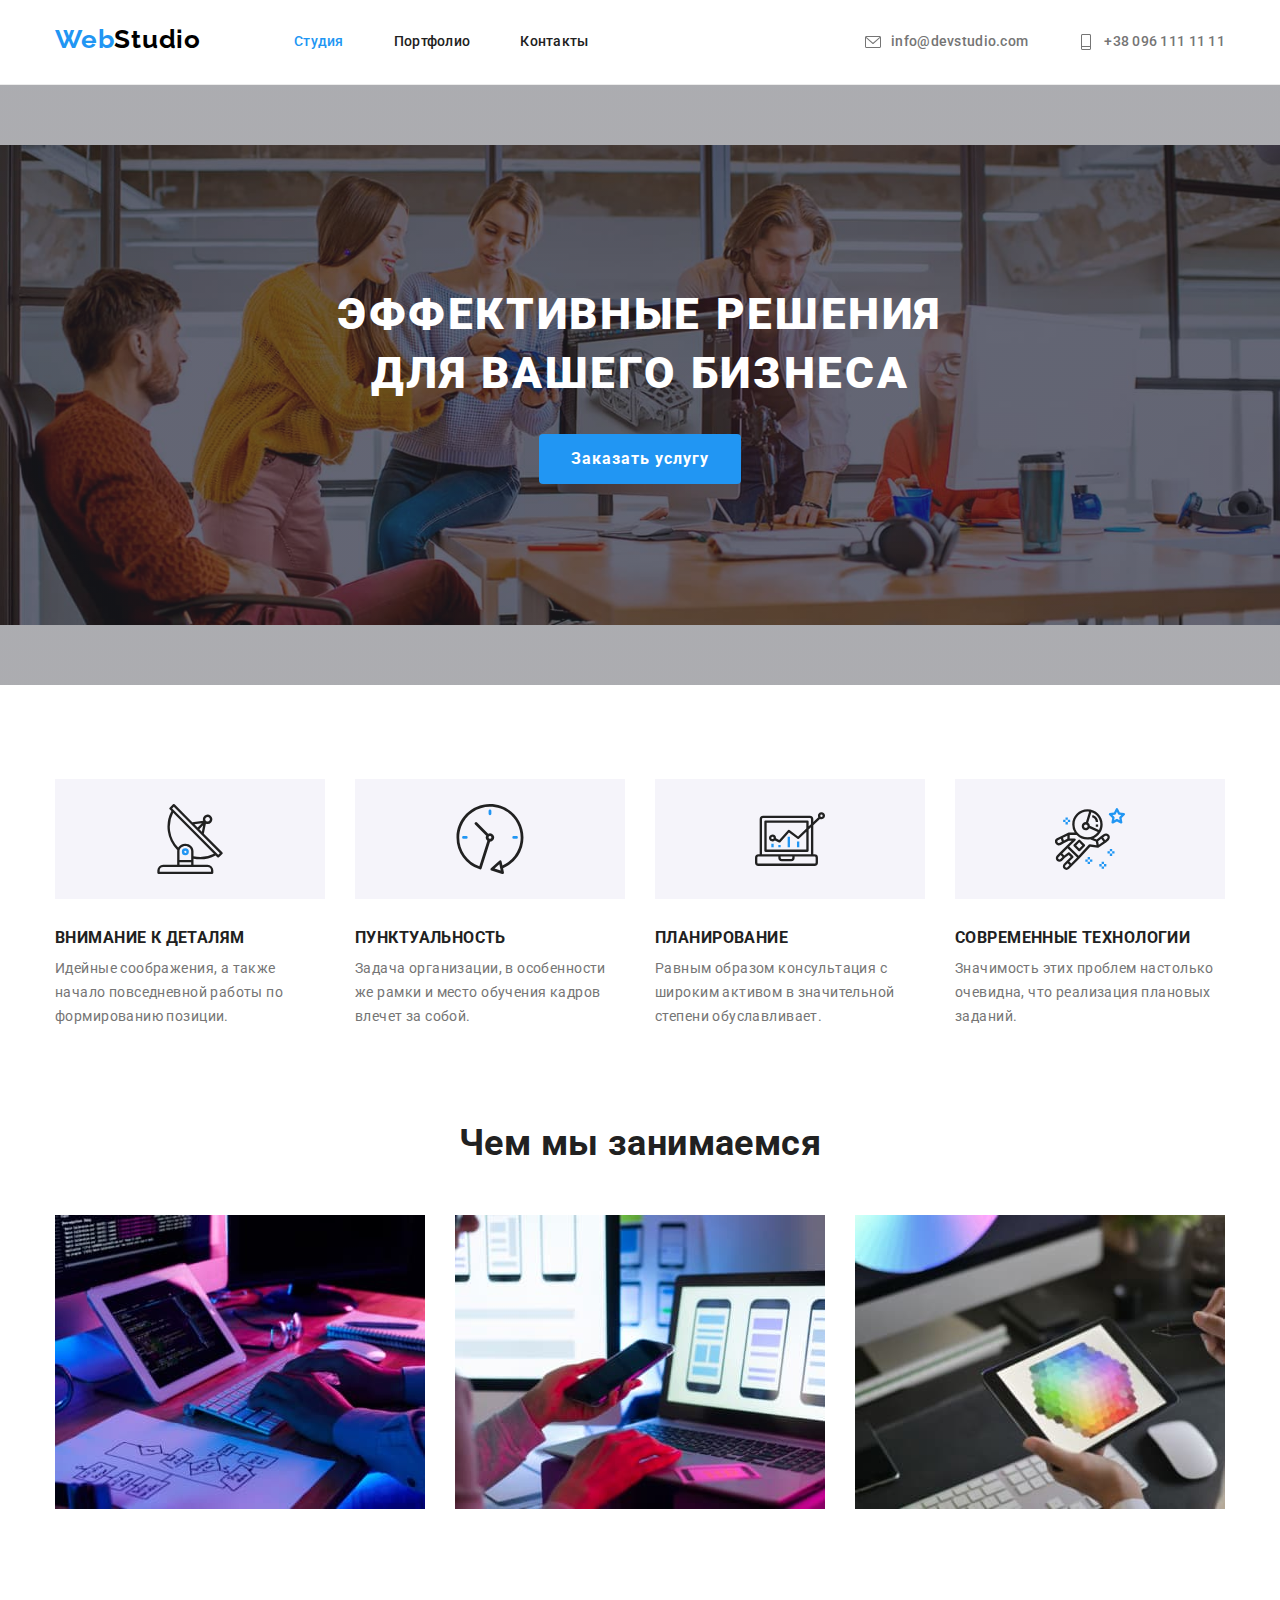
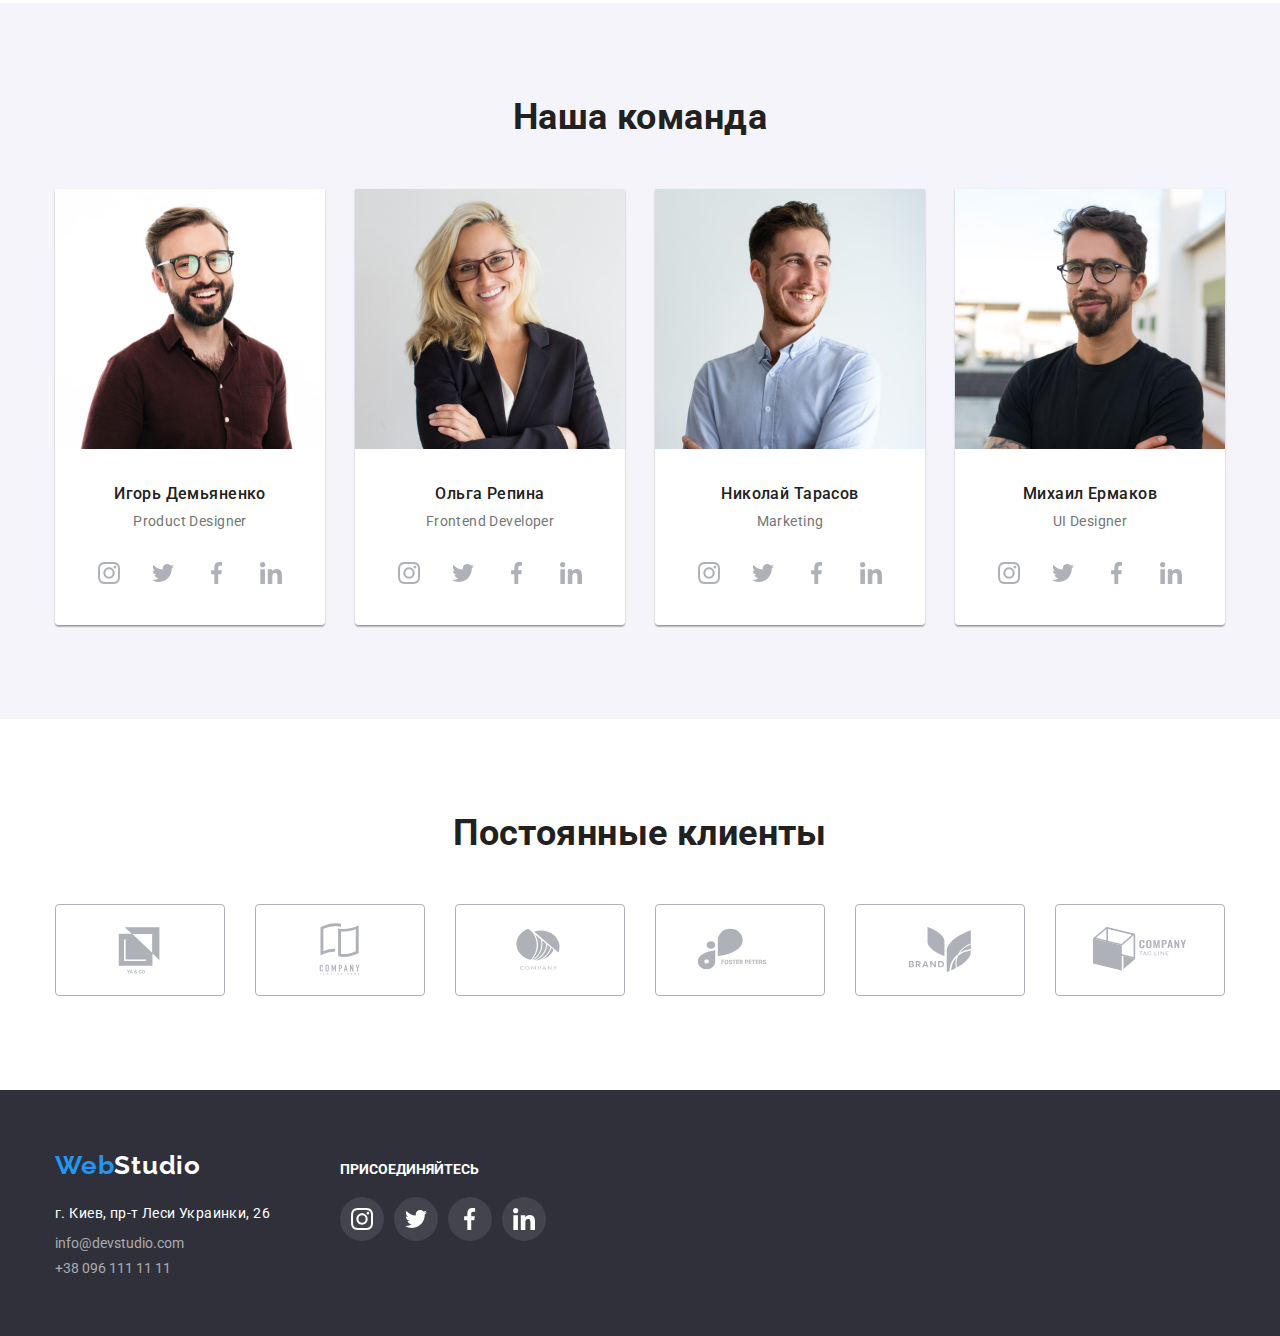
<file: index.html>
<!DOCTYPE html>
<html lang="ru">
<head>
   <meta charset="UTF-8">
   <meta http-equiv="X-UA-Compatible" content="IE=edge">
   <meta name="viewport" content="width=device-width, initial-scale=1.0">
   <title>Студия</title>
   <link href="https://fonts.googleapis.com/css2?family=Raleway:wght@700&family=Roboto:wght@400;500;700;900&display=swap"
      rel="stylesheet">
<link rel="stylesheet" href="https://cdnjs.cloudflare.com/ajax/libs/modern-normalize/1.1.0/modern-normalize.min.css" />
   <link rel="stylesheet" href="./css/styles.css">
</head>
<body>
      <!-- ----------------------------------------------------Header -->
   <header class="header">
      <div class="container head">
      <a href="./index.html" rel="noopener noreferrer" class="logo" lang="en">Web<span class="logo-primary">Studio</span></a>
      <nav class="nav">
         <ul class="nav-list">
            <li class="nav-item"><a class="nav-link curent" href="./index.html">Студия</a></li>
            <li class="nav-item"><a class="nav-link" href="./portfolio.html">Портфолио</a></li>
            <li class="nav-item"><a class="nav-link" href="">Контакты</a></li>
         </ul>
      </nav>
         <ul class="contact-list">
            <li class="contact-item">
               <a class="contact-link" href="mailto:info@devstudio.com"><svg class="icon-contact">
                  <use href="./images/icons-svg/symbol-defs.svg#icon-mail-icon" ></use>
               </svg>info@devstudio.com</a></li>
            <li class="contact-item">
               <a class="contact-link" href="tel:+380961111111"><svg class="icon-contact">
                  <use href="./images/icons-svg/symbol-defs.svg#icon-phone-icon" ></use>
               </svg>+38 096 111 11 11</a>
            </li>
         </ul>
      </div>
   </header>
   <main>
      <!------------------------------------------------------ Hero -->
         <section class="section main">
            <h1 class="main-title">Эффективные решения для вашего бизнеса</h1>
            <button class="main-button" type="button">Заказать услугу</button>
         </section>
      <!-- -----------------------------------------------Особенности -->
      <section class="section features">
         <div class="container features">
            <h2 class="visually-hidden">Особенности</h2>
            <ul class="features-list">
               <li class="features-item">
                  <div class="features-icon-container">
                     <svg class="icon-features">
                        <use href="./images/features-icon/features-icon.svg#icon-antenna1"></use>
                     </svg>
                  </div>
                  <h3 class="features-caption">Внимание к деталям</h3>
                  <p class="features-text">Идейные соображения, а также начало повседневной работы по формированию позиции.</p>
               </li>
               <li class="features-item">
                  <div class="features-icon-container">
                     <svg class="icon-features">
                        <use href="./images/features-icon/features-icon.svg#icon-clock2"></use>
                     </svg>
                  </div>
                  <h3 class="features-caption">Пунктуальность</h3>
                  <p class="features-text">Задача организации, в особенности же рамки и место обучения кадров влечет за собой.</p>
               </li>
               <li class="features-item">
                  <div class="features-icon-container">
                     <svg class="icon-features">
                        <use href="./images/features-icon/features-icon.svg#icon-diagram3"></use>
                     </svg>
                  </div>
                  <h3 class="features-caption">Планирование</h3>
                  <p class="features-text">Равным образом консультация с широким активом в значительной степени обуславливает.</p>
               </li>
               <li class="features-item">
                  <div class="features-icon-container">
                     <svg class="icon-features">
                        <use href="./images/features-icon/features-icon.svg#icon-astronaut-4"></use>
                     </svg>
                  </div>
                  <h3 class="features-caption">Современные технологии</h3>
                  <p class="features-text">Значимость этих проблем настолько очевидна, что реализация плановых заданий.</p>
               </li>
            </ul>
         </div>
      </section>
      <!-- ---------------------------------------------Чем занимаемся -->
      <section class="section work">
         <div class="container work">
            <h2 class="work-title">Чем мы занимаемся</h2>
            <ul class="work-list">
               <li class="work-item"><img class="work-image" width="370" height="294" src="./images/img.jpg" alt="кодирование"></li>
               <li class="work-item"><img class="work-image" width="370" height="294" src="./images/img1.jpg" alt="сервис"></li>
               <li class="work-item"><img class="work-image" width="370" height="294" src="./images/img2.jpg" alt="дизайн"></li>
            </ul>
         </div>
      </section>
      <!-- ---------------------------------------------Наша команда -->
      <section class="section team ">
         <div class="container team">
            <h2 class="team-title">Наша команда</h2>
            <ul class="team-list">
               <li class="team-item">
                  <img width="270" height="260" src="./images/person1.jpg" alt="персонал1">
                  <div class="team-box">
                     <h3 class="team-caption">Игорь Демьяненко</h3>
                     <p class="team-text" lang="en">Product Designer</p>
                     <ul class="team-icon-list">
                        <li class="team-icon-item">
                           <a href="#" class="team-icon-link">
                              <svg class="icon-team">
                                 <use href="./images/icons-svg/symbol-defs.svg#icon-instagram-icon"></use>
                              </svg>
                           </a>
                        </li>
                        <li class="team-icon-item">
                           <a href="#" class="team-icon-link">
                              <svg class="icon-team">
                                 <use href="./images/icons-svg/symbol-defs.svg#icon-twitter-icon"></use>
                              </svg>
                           </a>
                        </li>
                        <li class="team-icon-item">
                           <a href="#" class="team-icon-link">
                              <svg class="icon-team">
                                 <use href="./images/icons-svg/symbol-defs.svg#icon-facebook-icon"></use>
                              </svg>
                           </a>
                        </li>
                        <li class="team-icon-item">
                           <a href="#" class="team-icon-link">
                              <svg class="icon-team">
                                 <use href="./images/icons-svg/symbol-defs.svg#icon-linkedin-icon"></use>
                              </svg>
                           </a>
                        </li>
                     </ul>
                  </div>
               </li>
               <li class="team-item">
                  <img width="270" height="260" src="./images/person2.jpg" alt="персонал2">
                  <div class="team-box">
                     <h3 class="team-caption">Ольга Репина</h3>
                     <p class="team-text" lang="en">Frontend Developer</p>
                     <ul class="team-icon-list">
                        <li class="team-icon-item">
                           <a href="#" class="team-icon-link">
                              <svg class="icon-team">
                                 <use href="./images/icons-svg/symbol-defs.svg#icon-instagram-icon"></use>
                              </svg>
                           </a>
                        </li>
                        <li class="team-icon-item">
                           <a href="#" class="team-icon-link">
                              <svg class="icon-team">
                                 <use href="./images/icons-svg/symbol-defs.svg#icon-twitter-icon"></use>
                              </svg>
                           </a>
                        </li>
                        <li class="team-icon-item">
                           <a href="#" class="team-icon-link">
                              <svg class="icon-team">
                                 <use href="./images/icons-svg/symbol-defs.svg#icon-facebook-icon"></use>
                              </svg>
                           </a>
                        </li>
                        <li class="team-icon-item">
                           <a href="#" class="team-icon-link">
                              <svg class="icon-team">
                                 <use href="./images/icons-svg/symbol-defs.svg#icon-linkedin-icon"></use>
                              </svg>
                           </a>
                        </li>
                     </ul>
                  </div>
               </li>
               <li class="team-item">
                  <img width="270" height="260" src="./images/person3.jpg" alt="персонал3">
                  <div class="team-box">
                     <h3 class="team-caption">Николай Тарасов</h3>
                     <p class="team-text" lang="en">Marketing</p>
                     <ul class="team-icon-list">
                        <li class="team-icon-item">
                           <a href="#" class="team-icon-link">
                              <svg class="icon-team">
                                 <use href="./images/icons-svg/symbol-defs.svg#icon-instagram-icon"></use>
                              </svg>
                           </a>
                        </li>
                        <li class="team-icon-item">
                           <a href="#" class="team-icon-link">
                              <svg class="icon-team">
                                 <use href="./images/icons-svg/symbol-defs.svg#icon-twitter-icon"></use>
                              </svg>
                           </a>
                        </li>
                        <li class="team-icon-item">
                           <a href="#" class="team-icon-link">
                              <svg class="icon-team">
                                 <use href="./images/icons-svg/symbol-defs.svg#icon-facebook-icon"></use>
                              </svg>
                           </a>
                        </li>
                        <li class="team-icon-item">
                           <a href="#" class="team-icon-link">
                              <svg class="icon-team">
                                 <use href="./images/icons-svg/symbol-defs.svg#icon-linkedin-icon"></use>
                              </svg>
                           </a>
                        </li>
                     </ul>
                   </div>
               </li>
               <li class="team-item">
                  <img width="270" height="260" src="./images/person4.jpg" alt="персонал4">
                  <div class="team-box">
                     <h3 class="team-caption">Михаил Ермаков</h3>
                     <p class="team-text" lang="en">UI Designer</p>
                     <ul class="team-icon-list">
                        <li class="team-icon-item">
                           <a href="#" class="team-icon-link">
                              <svg class="icon-team">
                                 <use href="./images/icons-svg/symbol-defs.svg#icon-instagram-icon"></use>
                              </svg>
                           </a>
                        </li>
                        <li class="team-icon-item">
                           <a href="#" class="team-icon-link">
                              <svg class="icon-team">
                                 <use href="./images/icons-svg/symbol-defs.svg#icon-twitter-icon"></use>
                              </svg>
                           </a>
                        </li>
                        <li class="team-icon-item">
                           <a href="#" class="team-icon-link">
                              <svg class="icon-team">
                                 <use href="./images/icons-svg/symbol-defs.svg#icon-facebook-icon"></use>
                              </svg>
                           </a>
                        </li>
                        <li class="team-icon-item">
                           <a href="#" class="team-icon-link">
                              <svg class="icon-team">
                                 <use href="./images/icons-svg/symbol-defs.svg#icon-linkedin-icon"></use>
                              </svg>
                           </a>
                        </li>
                     </ul>
                  </div>
               </li>
            </ul>
         </div>
      </section>
      <!-- -----------------------------------------------Наши партнеры -->
      <section class="section client">
         <div class="container client">
            <h2 class="client-title">Постоянные клиенты</h2>
            <ul class="client-list">
               <li class="client-item">
                  <a href="#" class="client-link">
                     <svg class="logo-client">
                        <use href="./images/logo/logo-defs.svg#icon-logo1" ></use>
                     </svg>   
                  </a>
               </li>
               <li class="client-item">
                  <a href="#" class="client-link">
                     <svg class="logo-client">
                        <use href="./images/logo/logo-defs.svg#icon-logo2"></use>
                     </svg>
                  </a>
               </li>
               <li class="client-item">
                  <a href="#" class="client-link">
                     <svg class="logo-client">
                        <use href="./images/logo/logo-defs.svg#icon-logo3"></use>
                     </svg>
                  </a>
               </li>
               <li class="client-item">
                  <a href="#" class="client-link">
                     <svg class="logo-client">
                        <use href="./images/logo/logo-defs.svg#icon-logo4"></use>
                     </svg>
                  </a>
               </li>
               <li class="client-item">
                  <a href="#" class="client-link">
                     <svg class="logo-client">
                        <use href="./images/logo/logo-defs.svg#icon-logo5"></use>
                     </svg>
                  </a>
               </li>
               <li class="client-item">
                  <a href="#" class="client-link">
                     <svg class="logo-client">
                        <use href="./images/logo/logo-defs.svg#icon-logo6"></use>
                     </svg>
                  </a>
               </li>
            </ul>
         </div>
      </section>
   </main>
   <!-------------------------------------------------------Footer -->
   <footer class="footer">
      <div class="container container-footer">
        <div class="container-logo">
         <a href="./index.html" rel="noopener noreferrer" class="logo" lang="en">Web<span
            class="logo-secondary">Studio</span></a>
         <address class="address">
            <p class="address-destination">г. Киев, пр-т Леси Украинки, 26</p>
            <ul class="address-list">
               <li class="address-item"><a class="address-contact" href="mailto:info@devstudio.com">info@devstudio.com</a></li>
               <li class="address-item"><a class="address-contact" href="tel:+380961111111">+38 096 111 11 11</a></li>
            </ul>
         </address>
        </div>
        <div class="container-join">
           <p class="join-title">
            присоединяйтесь
           </p>
           <ul class="join-list">
              <li class="join-items">
                 <a href="#" class="join-link"> 
                  <svg class="icon-join">
                     <use href="./images/icons-svg/symbol-defs.svg#icon-instagram-icon"></use>
                  </svg>
                 </a>
               </li>
              <li class="join-items">
                 <a href="#" class="join-link">
                 <svg class="icon-join">
                    <use href="./images/icons-svg/symbol-defs.svg#icon-twitter-icon" ></use>
                 </svg>   
                  </a>
               </li>
              <li class="join-items">
                 <a href="#" class="join-link">
                  <svg class="icon-join">
                     <use href="./images/icons-svg/symbol-defs.svg#icon-facebook-icon" ></use>
                  </svg>                 
                 </a>
               </li>
              <li class="join-items">
                 <a href="#" class="join-link">
                  <svg class="icon-join">
                     <use href="./images/icons-svg/symbol-defs.svg#icon-linkedin-icon" ></use>
                  </svg>                     
                 </a>
               </li>
           </ul>
       </div>
      </div>
   </footer>
 </body>
</html>
</file>
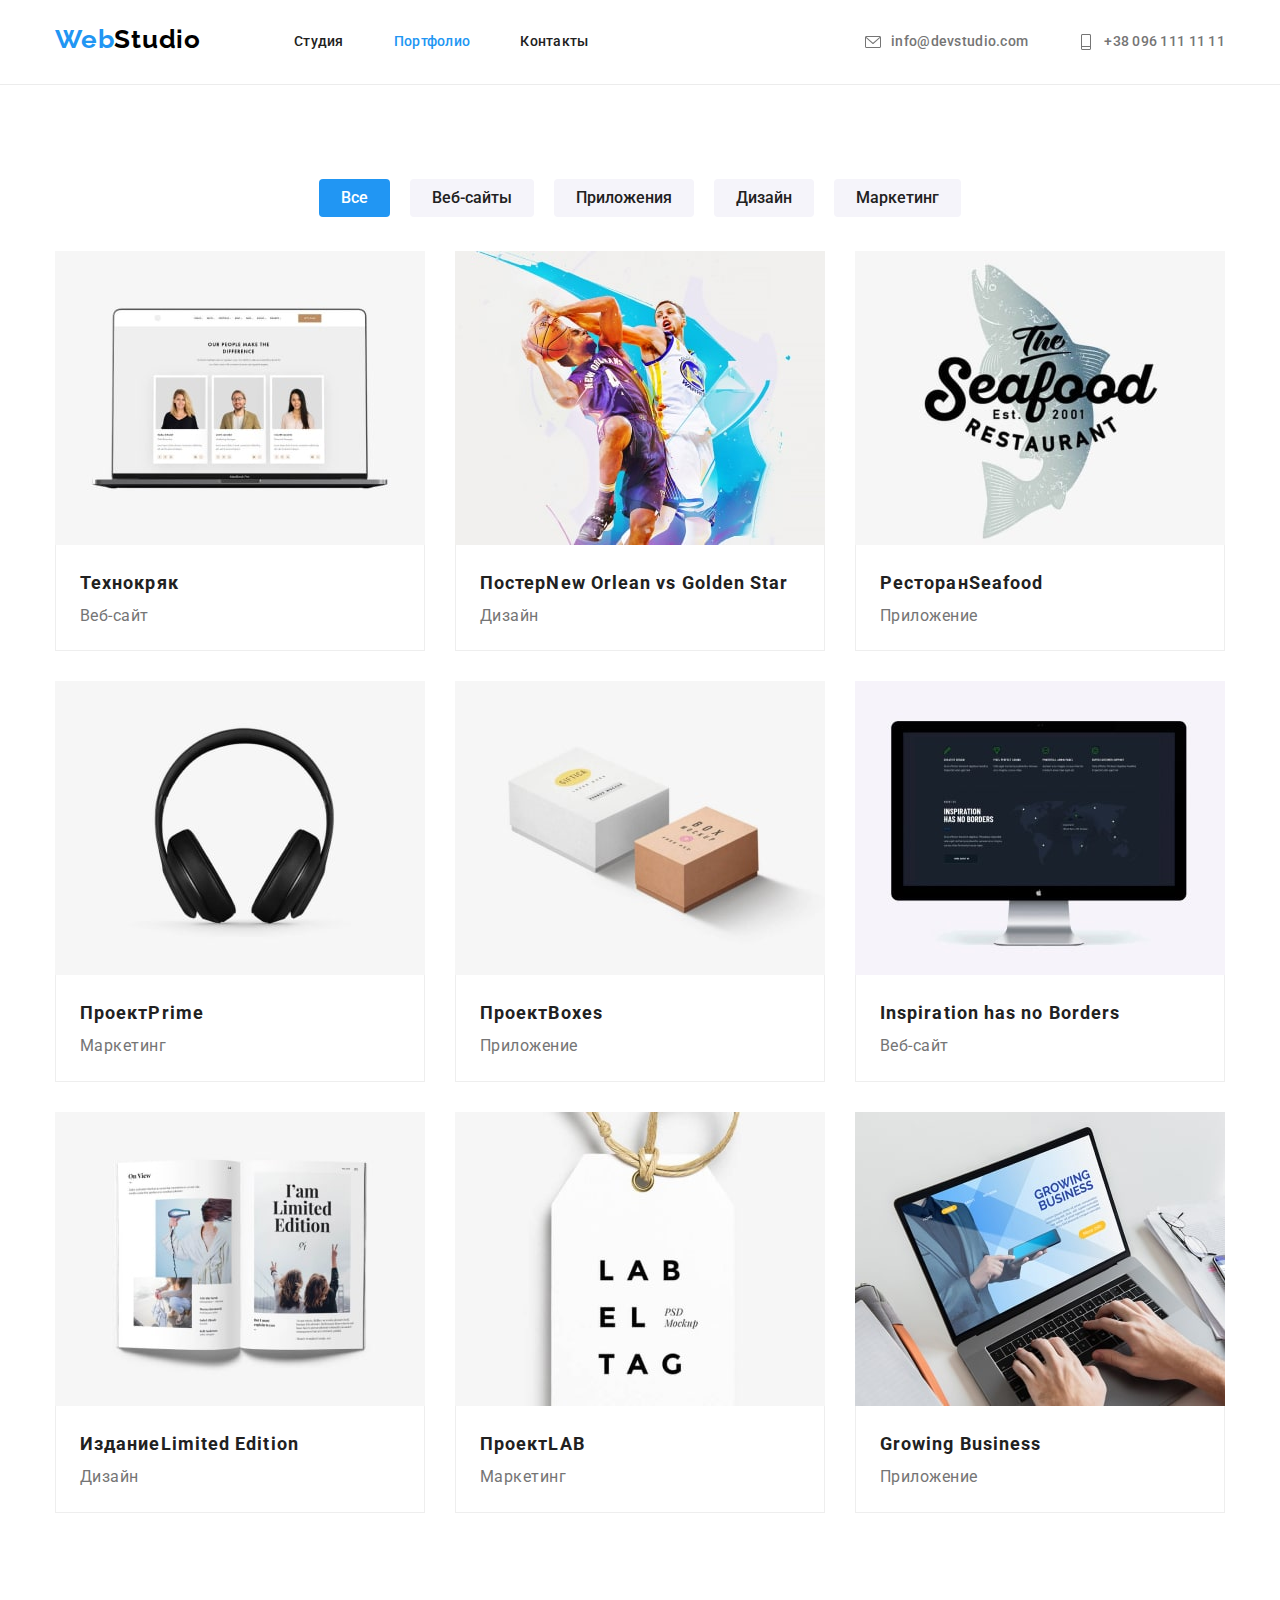
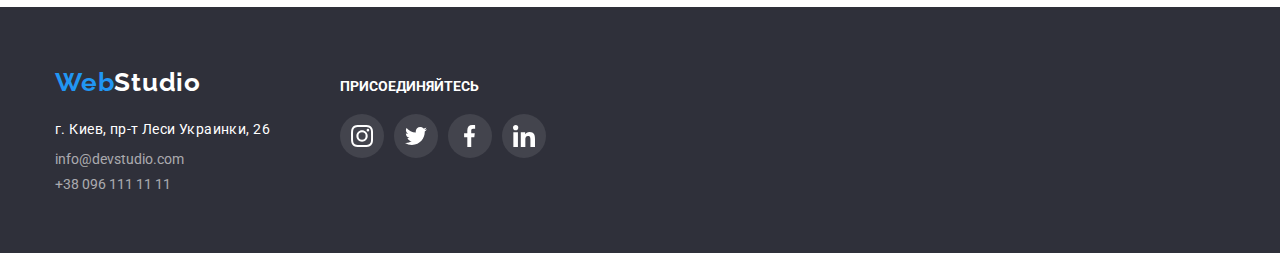
<file: portfolio.html>
<!DOCTYPE html>
<html lang="ru">
<head>
   <meta charset="UTF-8">
   <meta http-equiv="X-UA-Compatible" content="IE=edge">
   <meta name="viewport" content="width=device-width, initial-scale=1.0">
   <title>Портфолио</title>
   <link href="https://fonts.googleapis.com/css2?family=Raleway:wght@700&family=Roboto:wght@400;500;700;900&display=swap"
      rel="stylesheet">
   <link rel="stylesheet" href="https://cdnjs.cloudflare.com/ajax/libs/modern-normalize/1.1.0/modern-normalize.min.css" />
   <link rel="stylesheet" href="./css/styles.css">
</head>
<body>
      <!-- Верхняя шапка -->
      <header class="header">
         <div class="container head">
         <a href="./index.html" rel="noopener noreferrer" class="logo" lang="en">Web<span class="logo-primary">Studio</span></a>
         <nav class="nav">
            <ul class="nav-list">
               <li class="nav-item"><a class="nav-link" href="./index.html">Студия</a></li>
               <li class="nav-item"><a class="nav-link curent" href="./portfolio.html">Портфолио</a></li>
               <li class="nav-item"><a class="nav-link" href="">Контакты</a></li>
            </ul>
         </nav>
            <ul class="contact-list">
               <li class="contact-item">
                  <a class="contact-link" href="mailto:info@devstudio.com"> <svg class="icon-contact">
                     <use href="./images/icons-svg/symbol-defs.svg#icon-mail-icon" ></use>
                  </svg>info@devstudio.com</a>
               </li>
               <li class="contact-item">
                  <a class="contact-link" href="tel:+380961111111"><svg class="icon-contact">
                     <use href="./images/icons-svg/symbol-defs.svg#icon-phone-icon" ></use>
                  </svg>+38 096 111 11 11</a>
               </li>
            </ul>
         </div>
      </header>
      <main>
         <!-- Верхняя линия -->
      <section class="section content">
         <div class="container content">
            <h1 class="visually-hidden">Портфолио</h1>
            <ul class="content-primary-list">
               <li class="content-list">
                  <button class="content-button curent" type="button">Все</button>
               </li>
               <li class="content-list">
                  <button class="content-button" type="button">Веб-сайты</button>
               </li>
               <li class="content-list">
                  <button class="content-button" type="button">Приложения</button>
               </li>
               <li class="content-list">
                  <button class="content-button" type="button">Дизайн</button>
               </li>
               <li class="content-list">
                  <button class="content-button" type="button">Маркетинг</button>
               </li>
            </ul>
            <ul class="content-secondary-list">
               <li class="wrap-items">
                  <a href="" class="content-link">
                     <img class="content-image" width="370" height="294" src="./images/portfolio-img1-min.jpg" alt="Ноутбук">
                     <div class="content-block">
                        <h2 class="content-title">Технокряк</h2>
                        <p class="content-text">Веб-сайт</p>
                     </div>
                  </a>
               </li>
               <li class="wrap-items">
                  <a href="" class="content-link">
                     <img class="content-image" width="370" height="294" src="./images/portfolio-img2-min.jpg" alt="Постер">
                     <div class="content-block">
                        <h2 class="content-title">Постер<span lang="en">New Orlean vs Golden Star</span></h2>
                        <p class="content-text">Дизайн</p>
                     </div>
                  </a>
               </li>
               <li class="wrap-items">
                  <a href="" class="content-link">
                     <img class="content-image" width="370" height="294" src="./images/portfolio-img3-min.jpg" alt="Ресторан">
                     <div class="content-block">
                        <h2 class="content-title">Ресторан<span lang="en">Seafood</span></h2>
                        <p class="content-text">Приложение</p>
                     </div>
                  </a>
               </li>
               <li class="wrap-items">
                  <a href="" class="content-link">
                     <img class="content-image" width="370" height="294" src="./images/portfolio-img4-min.jpg" alt="Наушник">
                     <div class="content-block">
                        <h2 class="content-title">Проект<span lang="en">Prime</span></h2>
                        <p class="content-text">Маркетинг</p>
                     </div>
                  </a>
               </li>
               <li class="wrap-items">
                  <a href="" class="content-link">
                     <img class="content-image" width="370" height="294" src="./images/portfolio-img5-min.jpg" alt="Коробки">
                     <div class="content-block">
                        <h2 class="content-title">Проект<span lang="en">Boxes</span></h2>
                        <p class="content-text">Приложение</p>
                     </div>
                  </a>
               </li>
               <li class="wrap-items">
                  <a href="" class="content-link">
                     <img class="content-image" width="370" height="294" src="./images/portfolio-img6-min.jpg" alt="Компьютер">
                     <div class="content-block">
                        <h2 class="content-title" lang="en">Inspiration has no Borders</h2>
                        <p class="content-text">Веб-сайт</p>
                     </div>
                  </a>
               </li>
               <li class="wrap-items">
                  <a href="" class="content-link">
                     <img class="content-image" width="370" height="294" src="./images/portfolio-img7-min.jpg" alt="Книга">
                     <div class="content-block">
                        <h2 class="content-title">Издание<span lang="en">Limited Edition</span></h2>
                        <p class="content-text">Дизайн</p>
                     </div>
                  </a>
               </li>
               <li class="wrap-items">
                  <a href="" class="content-link">
                     <img class="content-image" width="370" height="294" src="./images/portfolio-img8-min.jpg" alt="Бирка">
                     <div class="content-block"><h2 class="content-title">Проект<span lang="en">LAB</span></h2>
                     <p class="content-text">Маркетинг</p>
                  </div>
                  </a>
               </li>
               <li class="wrap-items">
                  <a href="" class="content-link">
                     <img class="content-image" width="370" height="294" src="./images/portfolio-img9-min.jpg" alt="Бизнес">
                     <div class="content-block">
                        <h2 class="content-title" lang="en">Growing Business</h2>
                        <p class="content-text">Приложение</p>
                     </div>
                  </a>
               </li>
            </ul>
         </div>
      </section>
      </main>
      <!-- Подвал -->
      <footer class="footer">
         <div class="container container-footer">
           <div class="container-logo">
            <a href="./index.html" rel="noopener noreferrer" class="logo" lang="en">Web<span
               class="logo-secondary">Studio</span></a>
            <address class="address">
               <p class="address-destination">г. Киев, пр-т Леси Украинки, 26</p>
               <ul class="address-list">
                  <li class="address-item"><a class="address-contact" href="mailto:info@devstudio.com">info@devstudio.com</a></li>
                  <li class="address-item"><a class="address-contact" href="tel:+380961111111">+38 096 111 11 11</a></li>
               </ul>
            </address>
           </div>
           <div class="container-join">
              <p class="join-title">
               присоединяйтесь
              </p>
              <ul class="join-list">
                 <li class="join-items">
                    <a href="" class="join-link"> 
                     <svg class="icon-join">
                        <use href="./images/icons-svg/symbol-defs.svg#icon-instagram-icon"></use>
                     </svg>
                    </a>
                  </li>
                 <li class="join-items">
                    <a href="" class="join-link">
                    <svg class="icon-join">
                       <use href="./images/icons-svg/symbol-defs.svg#icon-twitter-icon" ></use>
                    </svg>   
                     </a>
                  </li>
                 <li class="join-items">
                    <a href="" class="join-link">
                     <svg class="icon-join">
                        <use href="./images/icons-svg/symbol-defs.svg#icon-facebook-icon" ></use>
                     </svg>                 
                    </a>
                  </li>
                 <li class="join-items">
                    <a href="" class="join-link">
                     <svg class="icon-join ">
                        <use href="./images/icons-svg/symbol-defs.svg#icon-linkedin-icon" ></use>
                     </svg>                     
                    </a>
                  </li>
              </ul>
          </div>
         </div>
      </footer>
   </body>
</html>
</file>
<file: css/styles.css>
:root {
  --primary-text-color: #757575;
  --title-text-color: #212121;
  --accent-color: #2196f3;
  --primary-white-color: #ffffff;
  --button-bgc-color: #f5f4fa;
  --header-bgc-color: #2f303a;
  --team-bgc-color: #f5f4fa;
  --footer-contact-color: rgba(255, 255, 255, 0.6);
  --header-border-color: #ececec;
  --content-border-color: #eeeeee;
  --features-icon-background: #F5F4FA;
  --features-icon-color:#212121;
  --footer-icon-background:#43444d;
  --team-icon-color:#AFB1B8;
  --client-border-color:#AFB1B8;
  --client-logo-color:#AFB1B8;
}

li {
  list-style: none;
}
img{
  display: block;
}
     
h1,
h2,
h3,
h4,
h5,
h6,
p,
ul {
  margin: 0;
  padding: 0;
}
ul {
  display: inline-block;
  padding-left: 0;
}

.visually-hidden {
    position: absolute;
    width: 1px;
    height: 1px;
    margin: -1px;
    border: 0;
    padding: 0;
    white-space: nowrap;
    clip-path: inset(100%);
    clip: rect(0 0 0 0);
    overflow: hidden;
}

body {
  background-color: var(--primary-white-color);
  color: var(--primary-text-color);
  font-family: Roboto, sans-serif;
  font-size: 14px;
}

.container {
  width: 1200px;
  margin: 0 auto;
  padding: 0 15px;
}

.section {
  padding: 94px 0px;
}
/*  --------------------------------Header */
.header {
  border-bottom: 1px solid var(--header-border-color);
}
/* ---------------------------------Logo */
.logo {
  
  display: block;
  padding-top: 24px;
  padding-bottom: 24px;
  text-decoration: none;
  line-height: 1.2;
  color: var(--accent-color);
  font-family: Raleway, sans-serif;
  font-weight: 700;
  font-size: 26px;
}
.logo-primary {
  font-family: Raleway, sans-serif;
  font-weight: 700;
  font-size: 26px;
  color: black;
}
.logo-secondary {
  font-weight: 700;
  font-size: 26px;
  color: var(--primary-white-color);
  font-family: Raleway, sans-serif;
}
/* -------------------------------------Navigation */
.nav-item .nav-link:hover,
.nav-item .nav-link:focus,
.contact-item .contact-link:hover,
.contact-item .contact-link:focus {
  color: var(--accent-color);
}
.nav{
  margin-left: 93px;
}
.nav-list {
  display: flex;
}
.nav-list .nav-item + .nav-item {
  margin-left: 50px;    
}
.nav-item .nav-link {
  display: block;
  padding-top: 32px;
  padding-bottom: 32px;
  color: var(--title-text-color);
  font-weight: 500;
  line-height: 1.4;
  letter-spacing: 0.02em;
  text-decoration: none;
}
.nav-item .nav-link.curent {
  color: var(--accent-color);
}
/* --------------------------------Contacts */
.contact-item .contact-link {
  display: flex;
  align-items: center;
  padding-top: 32px;
  padding-bottom: 32px;
  color: var(--primary-text-color);
  font-weight: 500;
  line-height: 1.4;
  letter-spacing: 0.02em;  

}
.container.head {
  display: flex;
}
.contact-link,
.address-contact {
  text-decoration: none;
}
.contact-list {
  display: flex;
  margin-left: auto;
}
.contact-list .contact-item + .contact-item {
  margin-left: 50px;
}
.contact-item{
  display: flex;
  align-items: center;
}  
    
.icon-contact{
  width: 16px;
  height: 16px;
  margin-right: 10px; 
  fill:currentColor;
 }
/* --------------------------------------Hero */

.section.main{
  padding-top: 200px;
  padding-bottom: 200px;
  text-align: center;  
  max-width: 1600px;
  height: 600px;
  margin-left: auto;
  margin-right: auto;

  background-image:linear-gradient(
    to right,
    rgba(47, 48, 58, 0.4),
    rgba(47, 48, 58, 0.4)
    ),url('../images/background.jpg'); 
  background-position: center;
  background-repeat: no-repeat;
  background-size: contain;
}

.main-title {
  width: 696px;
  margin: 0 auto;
  color: var(--primary-white-color);
  font-size: 44px;
  font-weight: 900;
  line-height: 1.36;
  letter-spacing: 0.06em;
  text-transform: uppercase;
}
.main-button {
  display: inline-block;
  margin-top: 30px;
  margin-left: auto;
  margin-right: auto;
  padding: 10px 32px;
  color: var(--primary-white-color);
  background-color: var(--accent-color);
  font-family: Roboto, sans-serif;
  font-weight: 700;
  line-height: 1.87;
  font-size: 16px;
  border-style: none;
  cursor: pointer;
  border-radius: 4px;
  letter-spacing: 0.06em;
}
.logo,
.features,
.work,
.team,
.client,
.content-item .content-button,
.address-destination {
  letter-spacing: 0.03em;
}
/* -------------------------------Особенности */
.features-list{
  display: flex;
  justify-content: space-between;
}
.features-list .features-item + .features-item {
  margin-left: 30px;
}
.features-item{
  width: 270px;
}
.features-caption {
  margin-bottom: 10px;

  color: var(--title-text-color);
  line-height: 1.14;
  text-transform: uppercase;   
}
.features-text {
  line-height: 1.71;
}
.features-icon-container{
  display: flex;
  justify-content: center;
  align-items: center;
  height: 120px;
  margin-bottom: 30px;
  color:var(--features-icon-color) ;

  background-color: var(--features-icon-background);
}
.icon-features{
  width: 70px;
  height: 70px;
  fill:currentColor;

}
/* --------------------------------Чем занимаемся  */
.work-title,
.team-title,
.client-title{
  color: var(--title-text-color);
  font-size: 36px;
  font-weight: 700;
  line-height: 1.16;
}
.section.work {
  padding-top: 0;
}
.work-list {
  display: flex;
  justify-content: space-between;
}
.work-list .work-item + .work-item {
  margin-left: 30px;
}
/* --------------------------------------Наша команда */
.section.team {
  background-color: var(--team-bgc-color);
}
.work-title, .team-title, .client-title{
  text-align: center;
  margin-bottom: 50px;
}
.team-caption {
  color: var(--title-text-color);
  font-weight: 500;
  font-size: 16px;
  line-height: 1.87;
}
.team-text {
  color: var(--primary-text-color);
  line-height: 1.87;
  margin-bottom: 16px;
}
.team-list {
  display: flex;
}
.team-item{
  box-shadow: 0px 1px 3px rgba(0, 0, 0, 0.12), 0px 1px 1px rgba(0, 0, 0, 0.14), 0px 2px 1px rgba(0, 0, 0, 0.2);
  border-radius: 0px 0px 4px 4px;
}
.team-list .team-item + .team-item {
  margin-left: 30px;
}
.team-box{
  background-color: var(--primary-white-color);
  padding: 30px 0;
  text-align: center;
  border-radius: 0px 0px 4px 4px;
}
.team-icon-list{
  display: flex;
  margin: 0 32px;
}

.team-icon-list .team-icon-item + .team-icon-item{
  margin-left: 10px;
}
.team-icon-link{
  display: flex;
  justify-content: center;
  align-items: center;
  width: 44px;
  height: 44px;
  color:var(--team-icon-color);
}
.icon-team{
  width: 22px;
  height: 22px;
  fill: currentColor;
}

.team-icon-link:hover,
.team-icon-link:focus{
  color:var(--primary-white-color);
  background-color:var(--accent-color);
  border-radius: 50%;
}
/*---------------------------Наши партнеры */

.client-list{
  display: flex;
}
.client-list .client-item + .client-item{
  margin-left: 30px;
}
.client-link:hover,.client-link:focus{
  color: var(--accent-color);
  border-color: var(--accent-color);
}
.client-link{
  display: flex;
  align-items: center;
  justify-content: center;
  width: 170px;
  height: 92px;

  color: var(--client-logo-color);
  border: 1px solid var(--client-border-color);
  border-radius: 4px;
}
.logo-client{
  width: 106px;
  height: 60px;
  fill:currentColor;
}
/*------------------------ Портфолио кнопки */
.content-primary-list .content-button {
  display: inline-block;
  color: var(--title-text-color);
  background-color: var(--button-bgc-color);
  border-style: none;
  border-radius: 4px;
  font-family: Roboto, sans-serif;
  font-weight: 500;
  font-size: 16px;
  line-height: 1.62;
  cursor: pointer;
  padding: 6px 22px;
}
.content-button.curent{
  color: var(--primary-white-color);
  background-color: var(--accent-color);
} 
.content-button:hover,
.content-button:focus{
  color: var(--primary-white-color);
  background-color: var(--accent-color);
  box-shadow: 0px 3px 1px rgba(0, 0, 0, 0.1), 0px 1px 2px rgba(0, 0, 0, 0.08), 0px 2px 2px rgba(0, 0, 0, 0.12);
}
  .content-primary-list {
  display: flex;
  justify-content: center;
  margin-bottom: 34px;
}

.content-primary-list .content-list + .content-list {
  margin-left: 20px;
}

/*--------------------------------Портфолио контент*/
.content-secondary-list {
  display: flex;
  flex-wrap: wrap;
}
.wrap-items {
  width: 370px;
  margin-right: 30px;
  margin-bottom: 30px;
}
.wrap-items:nth-child(3n) {
  margin-right: 0;
}
.wrap-items:nth-last-child(-n + 3) {
  margin-bottom: 0;
}
.content-link:hover,
.content-link:focus{
  box-shadow: 0px 1px 1px rgba(0, 0, 0, 0.12), 0px 4px 4px rgba(0, 0, 0, 0.06), 1px 4px 6px rgba(0, 0, 0, 0.16);
}
.content-text { 
  color: var(--primary-text-color);
  font-size: 16px;
  line-height: 1.87;
  letter-spacing: 0.03em;
}
.content-title {
  color: var(--title-text-color);
  font-size: 18px;
  line-height: 2;
  font-weight: 700;
  letter-spacing: 0.06em;
}
.content-link {
  text-decoration: none;
  display: block;
}
.content-block {
  padding: 20px 24px;
  border: 1px solid var(--content-border-color);
  border-top: 0;
}
/* ----------------------------------------Footer */
.footer{
  background-color: var(--header-bgc-color);
  padding: 60px 0;
}
.container.container-footer{
  display: flex;
  align-items: baseline;
}
/* -------------------------------------Footer-logo */

 .address-item:not(:last-child) {
  margin-bottom: 9px;
}
.address-item .address-contact:hover, 
.address-item .address-contact:focus{
  color: var(--accent-color);
}
.address-item .address-contact {
  font-style: normal;

  color: var(--footer-contact-color);
}
.address-destination {
  display: block;        
  margin-bottom: 9px;
  color: var(--primary-white-color);
  line-height: 1.71;
  font-style: normal;
}
/* ----------------------------------------Footer-join */
.container-logo .logo{
  padding: 0;
  margin-bottom: 20px;

}
.container-join{
  margin-left: 70px;
}
.join-title{
  font-weight: bold;
  color:var(--primary-white-color);
  text-transform: uppercase;
  margin-bottom: 20px;
}
.join-list{
  display: flex;
}
.join-link{
  display: inline-block;
  width: 44px;
  height: 44px;
  border-radius: 50%;
  background-color:var(--footer-icon-background);
  color: var(--primary-white-color);
}
.join-list .join-items + .join-items{
  margin-left: 10px;
}
.icon-join{
  width: 22px;
  height: 22px;
  fill: currentColor;
  margin: 11px;
}
.join-link:hover,
.join-link:focus{
  color:var(--primary-white-color);
  background-color: var(--accent-color);
}
</file>
